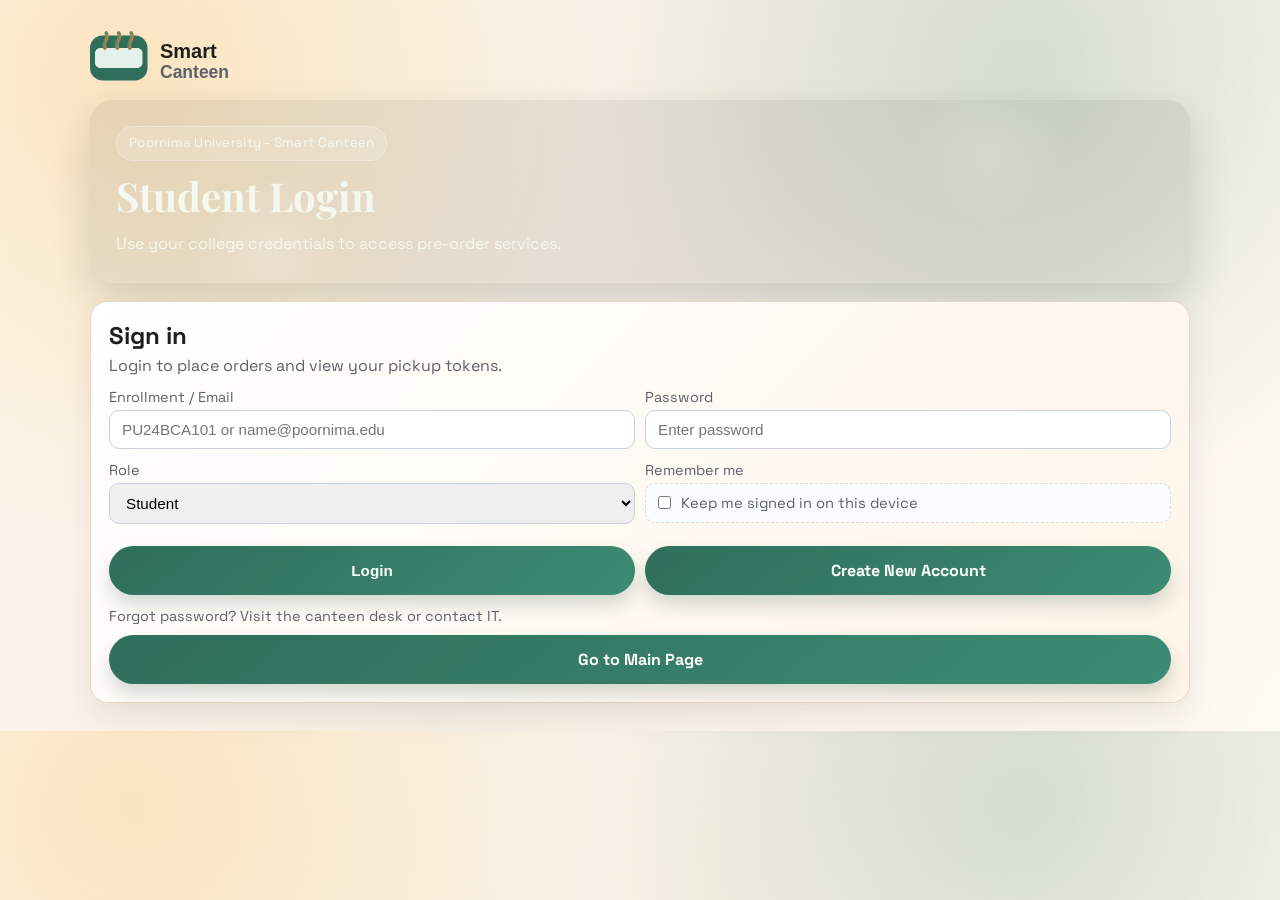
<file: login.html>
<!DOCTYPE html>
<html lang="en">
<head>
    <meta charset="UTF-8">
    <meta name="viewport" content="width=device-width, initial-scale=1.0">
    <title>Smart Canteen - Login</title>
    <!-- <base href="/smart-canteen/"> -->
    <link rel="stylesheet" href="style.css">
</head>
<body>
    <div class="topbar">
        <img src="logo.svg" alt="Smart Canteen logo" class="logo">
    </div>
    <main class="page">
        <header class="hero">
            <p class="badge">Poornima University - Smart Canteen</p>
            <h1>Student Login</h1>
            <p>Use your college credentials to access pre-order services.</p>
        </header>

        <section class="panel login-panel">
            <div class="panel-head">
                <h2>Sign in</h2>
                <p>Login to place orders and view your pickup tokens.</p>
            </div>
            <form id="loginForm" class="login-form">
                <div class="row">
                    <div class="field">
                        <label for="loginId">Enrollment / Email</label>
                        <input id="loginId" type="text" required placeholder="PU24BCA101 or name@poornima.edu">
                    </div>
                    <div class="field">
                        <label for="loginPassword">Password</label>
                        <input id="loginPassword" type="password" required placeholder="Enter password">
                    </div>
                </div>

                <div class="row">
                    <div class="field small">
                        <label for="role">Role</label>
                        <select id="role" required>
                            <option value="">Select role</option>
                            <option value="Student" selected>Student</option>
                            <option value="Faculty">Faculty</option>
                        </select>
                    </div>
                    <div class="field">
                        <label for="rememberMe">Remember me</label>
                        <div class="checkbox-wrap">
                            <input id="rememberMe" type="checkbox">
                            <span>Keep me signed in on this device</span>
                        </div>
                    </div>
                </div>

                <div class="row action-row">
                    <button type="submit" class="primary-btn">Login</button>
                    <a class="secondary-btn btn-link" href="signup.html">Create New Account</a>
                </div>
                <p class="login-help">Forgot password? Visit the canteen desk or contact IT.</p>
            </form>
            <div class="row action-row">
                <a class="secondary-btn btn-link" href="./index.html">Go to Main Page</a>
            </div>
        </section>
    </main>
    <script>
        const loginForm = document.getElementById("loginForm");

        loginForm.addEventListener("submit", (event) => {
            event.preventDefault();
            window.location.href = "smartcanteen.html";
        });
    </script>
</body>
</html>
</file>
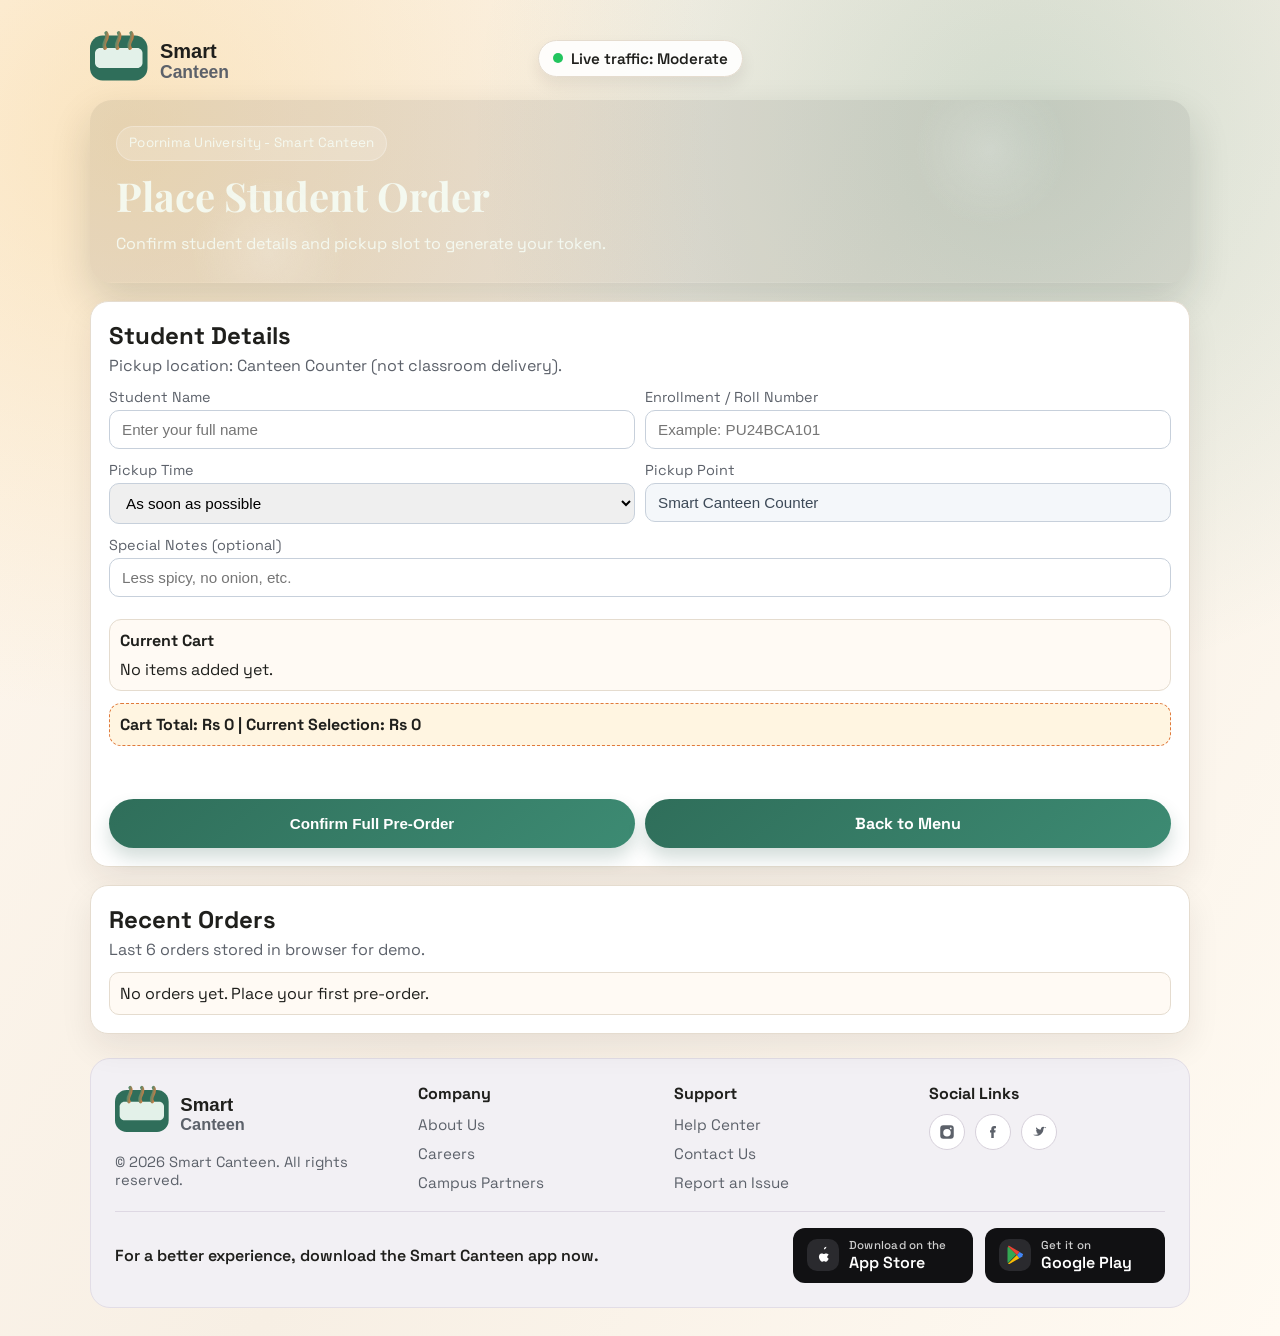
<file: order.html>
<!DOCTYPE html>
<html lang="en">
<head>
    <meta charset="UTF-8">
    <meta name="viewport" content="width=device-width, initial-scale=1.0">
    <title>Smart Canteen - Place Order</title>
    <!-- <base href="/smart-canteen/"> -->
    <link rel="stylesheet" href="style.css">
</head>
<body>
    <div class="topbar order-topbar">
        <img src="logo.svg" alt="Smart Canteen logo" class="logo">
        <div class="traffic-indicator" aria-live="polite">
            <span class="traffic-dot" aria-hidden="true"></span>
            Live traffic: Moderate
        </div>
        <div class="topbar-spacer" aria-hidden="true"></div>
    </div>
    <main class="page">
        <header class="hero">
            <p class="badge">Poornima University - Smart Canteen</p>
            <h1>Place Student Order</h1>
            <p>Confirm student details and pickup slot to generate your token.</p>
        </header>

        <section class="panel">
            <div class="panel-head">
                <h2>Student Details</h2>
                <p>Pickup location: Canteen Counter (not classroom delivery).</p>
            </div>

            <form id="orderForm" class="order-form">
                <div class="row">
                    <div class="field">
                        <label for="studentName">Student Name</label>
                        <input id="studentName" type="text" required placeholder="Enter your full name">
                    </div>
                    <div class="field">
                        <label for="enrollment">Enrollment / Roll Number</label>
                        <input id="enrollment" type="text" required placeholder="Example: PU24BCA101">
                    </div>
                </div>

                <div class="row">
                    <div class="field small">
                        <label for="pickupTime">Pickup Time</label>
                        <select id="pickupTime" required>
                            <option value="">Select pickup slot</option>
                            <option value="As soon as possible" selected>As soon as possible</option>
                            <option value="Next 10 minutes">Next 10 minutes</option>
                            <option value="Next 20 minutes">Next 20 minutes</option>
                            <option value="Lunch Break (12:30 PM - 1:00 PM)">Lunch Break (11:00 PM - 11:30 AM)</option>
                        </select>
                    </div>
                    <div class="field">
                        <label for="pickupPoint">Pickup Point</label>
                        <input id="pickupPoint" type="text" value="Smart Canteen Counter" readonly>
                    </div>
                </div>

                <div class="row">
                    <div class="field">
                        <label for="notes">Special Notes (optional)</label>
                        <input id="notes" type="text" placeholder="Less spicy, no onion, etc.">
                    </div>
                </div>

                <div class="cart-box">
                    <h3>Current Cart</h3>
                    <ul id="cartList" class="cart-list"></ul>
                </div>

                <div id="billBox" class="bill-box">Total: Rs 0</div>
                <p id="successMsg" class="success-msg" aria-live="polite"></p>

                <div class="row action-row">
                    <button type="submit" class="primary-btn">Confirm Full Pre-Order</button>
                    <a href="./index.html" class="secondary-btn btn-link">Back to Menu</a>
                </div>
            </form>
        </section>

        <section class="panel">
            <div class="panel-head">
                <h2>Recent Orders</h2>
                <p>Last 6 orders stored in browser for demo.</p>
            </div>
            <ul id="ordersList" class="orders-list"></ul>
        </section>
    </main>

    <footer class="site-footer">
        <div class="footer-grid">
            <div class="footer-brand">
                <img src="logo.svg" alt="Smart Canteen logo" class="footer-logo">
                <p class="footer-copy">© 2026 Smart Canteen. All rights reserved.</p>
            </div>

            <div class="footer-col">
                <h3>Company</h3>
                <ul>
                    <li><a href="#">About Us</a></li>
                    <li><a href="#">Careers</a></li>
                    <li><a href="#">Campus Partners</a></li>
                </ul>
            </div>

            <div class="footer-col">
                <h3>Support</h3>
                <ul>
                    <li><a href="#">Help Center</a></li>
                    <li><a href="#">Contact Us</a></li>
                    <li><a href="#">Report an Issue</a></li>
                </ul>
            </div>

            <div class="footer-col">
                <h3>Social Links</h3>
                <div class="social-links">
                    <a href="#" aria-label="Instagram" class="social-btn">
                        <svg viewBox="0 0 24 24" aria-hidden="true"><path d="M7 3h10a4 4 0 0 1 4 4v10a4 4 0 0 1-4 4H7a4 4 0 0 1-4-4V7a4 4 0 0 1 4-4zm5 5a5 5 0 1 0 .001 10.001A5 5 0 0 0 12 8zm6.2-.8a1.2 1.2 0 1 0-1.2 1.2 1.2 1.2 0 0 0 1.2-1.2z"/></svg>
                    </a>
                    <a href="#" aria-label="Facebook" class="social-btn">
                        <svg viewBox="0 0 24 24" aria-hidden="true"><path d="M13.5 9.5V8c0-.7.5-1 1.1-1h1.4V4.2c-.8-.1-1.6-.2-2.4-.2-2.4 0-3.9 1.5-3.9 4.1v1.4H8v3h1.7V20h3.3v-7.5H15l.5-3z"/></svg>
                    </a>
                    <a href="#" aria-label="Twitter" class="social-btn">
                        <svg viewBox="0 0 24 24" aria-hidden="true"><path d="M20.4 7.1c.6-.4 1-1 1.2-1.7-.6.3-1.2.5-1.9.6-.5-.6-1.3-1-2.2-1-1.7 0-3 1.4-3 3 0 .2 0 .5.1.7-2.5-.1-4.7-1.3-6.2-3.2-.3.5-.4 1-.4 1.6 0 1 .5 2 1.4 2.6-.5 0-1-.2-1.5-.4v.1c0 1.4 1 2.6 2.3 2.9-.3.1-.6.1-.9.1-.2 0-.4 0-.6-.1.4 1.2 1.5 2.1 2.9 2.1-1.1.9-2.4 1.3-3.8 1.3H4c1.4.9 3.1 1.4 4.9 1.4 5.8 0 9-4.9 9-9.1v-.4c.6-.4 1.1-.9 1.5-1.5z"/></svg>
                    </a>
                </div>
            </div>
        </div>

        <div class="footer-downloads">
            <p>For a better experience, download the Smart Canteen app now.</p>
            <div class="store-links">
                <a href="#" class="store-badge" aria-label="Download on the App Store">
                    <span class="badge-icon" aria-hidden="true">
                        <svg viewBox="0 0 24 24">
                            <path d="M16.7 13.1c0 2.4 2.1 3.2 2.1 3.3-.1.1-.3 1-1 2-.6.9-1.2 1.7-2.2 1.7s-1.3-.6-2.4-.6-1.5.6-2.4.6-1.5-.8-2.2-1.7c-1.2-1.6-2.2-4.6-0.9-6.6.7-1 1.8-1.6 3-1.6 1 0 1.9.7 2.4.7.5 0 1.5-.8 2.7-.7.5 0 2 .1 3 1.5-.1.1-1.8 1.1-1.8 3.4zM15.2 4.3c.5-.6.9-1.4.8-2.3-.7 0-1.6.5-2.1 1-.5.6-.9 1.4-.8 2.3.8.1 1.6-.4 2.1-1z"/>
                        </svg>
                    </span>
                    <span>
                        <small>Download on the</small>
                        App Store
                    </span>
                </a>
                <a href="#" class="store-badge" aria-label="Get it on Google Play">
                    <span class="badge-icon" aria-hidden="true">
                        <svg viewBox="0 0 24 24">
                            <path d="M3.6 2.5c-.4.4-.6 1-.6 1.8v15.4c0 .8.2 1.4.6 1.8l10-10-10-10z" fill="#34a853"/>
                            <path d="M14.3 12 3.6 22.5c.4.4 1 .6 1.8.3l11.9-6.9-3-3.9z" fill="#fbbc04"/>
                            <path d="M21 12.3c.9-.5.9-1.4 0-1.9l-3.6-2.1-3.1 3.8 3 3.9 3.7-2.1z" fill="#4285f4"/>
                            <path d="M17.4 8.2 5.4 1.2c-.7-.4-1.4-.2-1.8.3L14.3 12l3.1-3.8z" fill="#ea4335"/>
                        </svg>
                    </span>
                    <span>
                        <small>Get it on</small>
                        Google Play
                    </span>
                </a>
            </div>
        </div>
    </footer>

    <script src="script.js"></script>
</body>
</html>
</file>
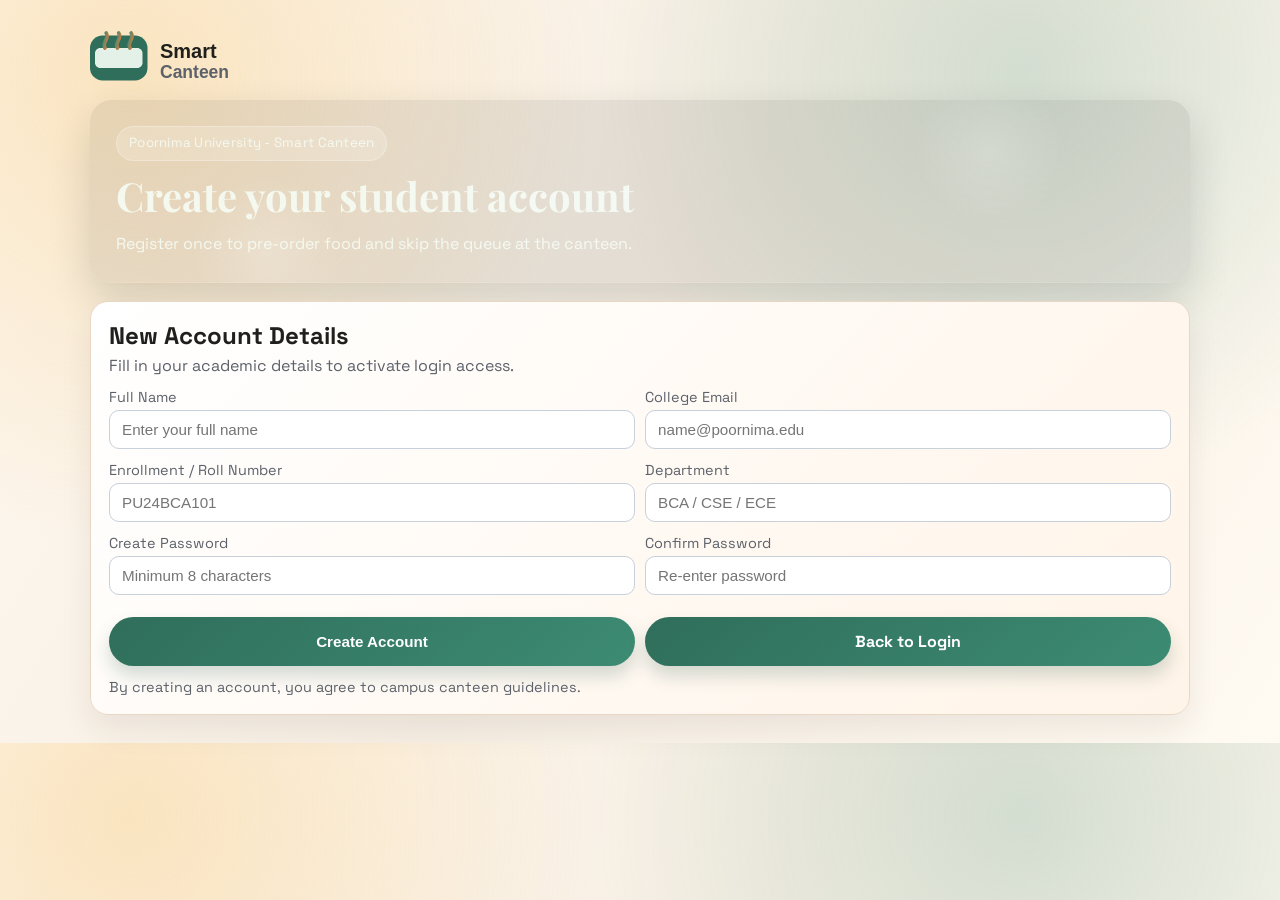
<file: signup.html>
<!DOCTYPE html>
<html lang="en">
<head>
    <meta charset="UTF-8">
    <meta name="viewport" content="width=device-width, initial-scale=1.0">
    <title>Smart Canteen - Create Account</title>
    <!-- <base href="/smart-canteen/"> -->
    <link rel="stylesheet" href="style.css">
</head>
<body>
    <div class="topbar">
        <img src="logo.svg" alt="Smart Canteen logo" class="logo">
    </div>
    <main class="page">
        <header class="hero">
            <p class="badge">Poornima University - Smart Canteen</p>
            <h1>Create your student account</h1>
            <p>Register once to pre-order food and skip the queue at the canteen.</p>
        </header>

        <section class="panel login-panel">
            <div class="panel-head">
                <h2>New Account Details</h2>
                <p>Fill in your academic details to activate login access.</p>
            </div>
            <form class="login-form">
                <div class="row">
                    <div class="field">
                        <label for="fullName">Full Name</label>
                        <input id="fullName" type="text" required placeholder="Enter your full name">
                    </div>
                    <div class="field">
                        <label for="email">College Email</label>
                        <input id="email" type="email" required placeholder="name@poornima.edu">
                    </div>
                </div>

                <div class="row">
                    <div class="field">
                        <label for="enroll">Enrollment / Roll Number</label>
                        <input id="enroll" type="text" required placeholder="PU24BCA101">
                    </div>
                    <div class="field">
                        <label for="department">Department</label>
                        <input id="department" type="text" required placeholder="BCA / CSE / ECE">
                    </div>
                </div>

                <div class="row">
                    <div class="field">
                        <label for="createPassword">Create Password</label>
                        <input id="createPassword" type="password" required placeholder="Minimum 8 characters">
                    </div>
                    <div class="field">
                        <label for="confirmPassword">Confirm Password</label>
                        <input id="confirmPassword" type="password" required placeholder="Re-enter password">
                    </div>
                </div>

                <div class="row action-row">
                    <button type="submit" class="primary-btn">Create Account</button>
                    <a class="secondary-btn btn-link" href="login.html">Back to Login</a>
                </div>
                <p class="login-help">By creating an account, you agree to campus canteen guidelines.</p>
            </form>
        </section>
    </main>
</body>
</html>
</file>
<file: style.css>
@import url("https://fonts.googleapis.com/css2?family=Space+Grotesk:wght@400;500;600;700&family=Playfair+Display:wght@600&display=swap");

:root {
    --bg: #fbf5ee;
    --surface: #ffffff;
    --text: #1f1f1c;
    --muted: #5c616a;
    --line: #e5dccf;
    --brand: #2f6e5a;
    --brand-2: #3d8b73;
    --accent: #e07a3c;
    --accent-2: #f3c26b;
    --ok: #166534;
    --shadow: 0 18px 40px rgba(24, 38, 31, 0.16);
}

* {
    box-sizing: border-box;
    margin: 0;
    padding: 0;
}

body {
    font-family: "Space Grotesk", "Segoe UI", Tahoma, Geneva, Verdana, sans-serif;
    color: var(--text);
    background:
        radial-gradient(circle at 10% 10%, rgba(243, 194, 107, 0.35) 0%, transparent 35%),
        radial-gradient(circle at 80% 10%, rgba(61, 139, 115, 0.2) 0%, transparent 35%),
        linear-gradient(120deg, #fff8ef 0%, #f7efe4 50%, #fffaf2 100%);
    padding: 28px;
}

.topbar {
    width: min(1100px, 100%);
    margin: 0 auto 12px;
    display: flex;
    align-items: center;
    justify-content: space-between;
    gap: 14px;
}

.order-topbar {
    display: grid;
    grid-template-columns: 1fr auto 1fr;
    align-items: center;
}

.logo {
    width: 150px;
    height: auto;
}

.traffic-indicator {
    display: inline-flex;
    align-items: center;
    gap: 8px;
    padding: 8px 14px;
    border-radius: 999px;
    border: 1px solid var(--line);
    background: rgba(255, 255, 255, 0.9);
    color: var(--text);
    font-weight: 600;
    font-size: 0.95rem;
    box-shadow: 0 8px 16px rgba(36, 31, 22, 0.08);
    justify-self: center;
}

.traffic-dot {
    width: 10px;
    height: 10px;
    border-radius: 50%;
    background: #22c55e;
    box-shadow: 0 0 0 0 rgba(34, 197, 94, 0.7);
    animation: trafficPulse 1.8s ease-out infinite;
}

.topbar-spacer {
    width: 150px;
    justify-self: end;
}

@keyframes trafficPulse {
    0% {
        box-shadow: 0 0 0 0 rgba(34, 197, 94, 0.7);
    }
    70% {
        box-shadow: 0 0 0 8px rgba(34, 197, 94, 0);
    }
    100% {
        box-shadow: 0 0 0 0 rgba(34, 197, 94, 0);
    }
}

.topbar-link {
    display: inline-flex;
    align-items: center;
    gap: 10px;
    padding: 10px 14px;
    border-radius: 999px;
    background: rgba(255, 255, 255, 0.9);
    color: var(--text);
    text-decoration: none;
    font-weight: 600;
    border: 1px solid var(--line);
    box-shadow: 0 8px 16px rgba(36, 31, 22, 0.08);
    transition: transform 0.2s ease, box-shadow 0.2s ease;
}

.topbar-link:hover {
    transform: translateY(-1px);
    box-shadow: 0 12px 22px rgba(36, 31, 22, 0.12);
}

.topbar-link-icon {
    width: 34px;
    height: 34px;
    display: grid;
    place-items: center;
    border-radius: 50%;
    background: linear-gradient(140deg, var(--brand), var(--brand-2));
    color: #fff;
}

.topbar-link-icon svg {
    width: 18px;
    height: 18px;
    fill: currentColor;
}

.page {
    width: min(1100px, 100%);
    margin: 0 auto;
    display: grid;
    gap: 18px;
}

.hero {
    position: relative;
    background:
        linear-gradient(0deg, rgba(0, 0, 0, 0.08), rgba(0, 0, 0, 0.08)),
        url("https://images.unsplash.com/photo-1509722747041-616f39b57569?auto=format&fit=crop&w=1600&q=80");
    background-size: cover;
    background-position: center;
    color: rgba(247, 255, 249, 0.82);
    border-radius: 22px;
    padding: 26px;
    box-shadow: var(--shadow);
    overflow: hidden;
}

.badge {
    display: inline-block;
    background: rgba(255, 255, 255, 0.16);
    border: 1px solid rgba(255, 255, 255, 0.28);
    border-radius: 999px;
    padding: 6px 12px;
    font-size: 0.84rem;
    margin-bottom: 8px;
    letter-spacing: 0.02em;
}

.hero h1 {
    font-family: "Playfair Display", "Space Grotesk", serif;
    font-size: clamp(1.7rem, 4vw, 2.5rem);
    margin-bottom: 10px;
}

.hero p {
    line-height: 1.55;
    max-width: 860px;
}

.hero-points {
    display: flex;
    flex-wrap: wrap;
    gap: 10px;
    margin-top: 14px;
}

.hero-actions {
    margin-top: 16px;
    max-width: 220px;
}

.hero-points span {
    background: rgba(255, 255, 255, 0.12);
    border: 1px solid rgba(255, 255, 255, 0.22);
    padding: 6px 10px;
    border-radius: 10px;
    font-size: 0.9rem;
}

.hero::before,
.hero::after {
    content: "";
    position: absolute;
    width: 180px;
    height: 180px;
    background: radial-gradient(circle, rgba(255, 255, 255, 0.4), transparent 60%);
    opacity: 0.5;
    border-radius: 50%;
    pointer-events: none;
}

.hero::before {
    top: -40px;
    right: 10%;
}

.hero::after {
    bottom: -60px;
    left: 8%;
}

.hero > * {
    position: relative;
    z-index: 1;
}

.panel {
    background: var(--surface);
    border-radius: 18px;
    border: 1px solid var(--line);
    padding: 18px;
    box-shadow: 0 14px 32px rgba(36, 31, 22, 0.08);
}

.panel-head h2 {
    margin-bottom: 4px;
}

.panel-head p {
    color: var(--muted);
    margin-bottom: 12px;
}

.menu-grid {
    display: grid;
    grid-template-columns: repeat(auto-fit, minmax(210px, 1fr));
    gap: 14px;
}

.menu-card {
    border: 1px solid var(--line);
    border-radius: 14px;
    overflow: hidden;
    background: #fff;
    display: grid;
    transition: transform 0.2s ease, box-shadow 0.2s ease;
}

.menu-card:hover {
    transform: translateY(-4px);
    box-shadow: 0 16px 30px rgba(36, 31, 22, 0.15);
}

.menu-card img {
    width: 100%;
    height: 140px;
    object-fit: cover;
    background: #eef2f5;
}

.menu-body {
    padding: 12px;
    display: grid;
    gap: 8px;
}

.menu-meta {
    display: flex;
    justify-content: space-between;
    align-items: center;
    gap: 8px;
}

.menu-cat {
    font-size: 0.78rem;
    color: #4d5768;
    background: #edf2f7;
    border-radius: 999px;
    padding: 3px 9px;
}

.menu-price {
    color: #b45309;
    font-weight: 700;
}

.pick-btn {
    border: none;
    border-radius: 9px;
    padding: 9px;
    font-weight: 600;
    background: linear-gradient(140deg, var(--brand), var(--brand-2));
    color: #fff;
    cursor: pointer;
    transition: transform 0.2s ease, box-shadow 0.2s ease;
}

.pick-btn:hover {
    transform: translateY(-1px);
    box-shadow: 0 8px 16px rgba(33, 87, 71, 0.25);
}

.order-form {
    display: grid;
    gap: 12px;
}

.login-panel {
    border: 1px solid #e9d7c6;
    background: linear-gradient(135deg, #ffffff, #fff4e8);
}

.login-form {
    display: grid;
    gap: 12px;
}

.checkbox-wrap {
    display: flex;
    align-items: center;
    gap: 10px;
    border: 1px dashed var(--line);
    border-radius: 10px;
    padding: 10px 12px;
    background: #f9fcff;
    color: var(--muted);
    font-size: 0.92rem;
}

.checkbox-wrap input {
    width: auto;
    accent-color: #0b7ec2;
}

.login-help {
    color: var(--muted);
    font-size: 0.9rem;
}

.row {
    display: grid;
    grid-template-columns: repeat(auto-fit, minmax(220px, 1fr));
    gap: 10px;
}

.field.small {
    min-width: 140px;
}

label {
    display: block;
    margin-bottom: 4px;
    font-size: 0.9rem;
    color: var(--muted);
}

input,
select,
button {
    width: 100%;
    border: 1px solid #c7d0db;
    border-radius: 10px;
    padding: 10px 12px;
    font-size: 0.95rem;
    transition: border-color 0.2s ease, box-shadow 0.2s ease;
}

input:focus,
select:focus {
    outline: 2px solid #97d5ff;
    border-color: #0b7ec2;
}

input[readonly] {
    background: #f4f7fa;
    color: #3d4a58;
}

.bill-box {
    border: 1px dashed var(--accent);
    border-radius: 12px;
    background: #fff5e1;
    padding: 10px;
    font-weight: 700;
}

.primary-btn,
.secondary-btn {
    border: none;
    border-radius: 999px;
    padding: 14px 18px;
    font-weight: 700;
    cursor: pointer;
    transition: transform 0.2s ease;
    box-shadow: 0 10px 18px rgba(33, 87, 71, 0.2);
}

.primary-btn {
    background: linear-gradient(140deg, var(--brand), var(--brand-2));
    color: #fff;
}

.secondary-btn {
    background: linear-gradient(140deg, var(--brand), var(--brand-2));
    color: #fff;
}

.primary-btn:hover,
.secondary-btn:hover {
    transform: translateY(-1px);
}

.proceed-btn {
    padding: 14px 18px;
    font-size: 1.05rem;
}

.success-msg {
    color: var(--ok);
    font-weight: 700;
    min-height: 1.2rem;
}

.orders-list {
    list-style: none;
    display: grid;
    gap: 8px;
}

.orders-list li {
    border: 1px solid var(--line);
    background: #fffaf4;
    border-radius: 10px;
    padding: 10px;
}

@media (max-width: 680px) {
    body {
        padding: 12px;
    }

    .hero,
    .panel {
        padding: 14px;
    }

    .menu-card img {
        height: 120px;
    }
}

.action-row {
    grid-template-columns: repeat(auto-fit, minmax(220px, 1fr));
    margin-top: 10px;
}


.btn-link {
    display: flex;
    align-items: center;
    justify-content: center;
    text-align: center;
    text-decoration: none;
}

.cart-box {
    margin-top: 10px;
    border: 1px solid var(--line);
    border-radius: 12px;
    background: #fffaf4;
    padding: 10px;
}

.cart-box h3 {
    font-size: 1rem;
    margin-bottom: 8px;
}

.cart-list {
    list-style: none;
    display: grid;
    gap: 8px;
}

.cart-item {
    border: 1px solid var(--line);
    border-radius: 10px;
    background: #ffffff;
    padding: 8px 10px;
    display: flex;
    justify-content: space-between;
    align-items: center;
    gap: 8px;
}

.site-footer {
    width: min(1100px, 100%);
    margin: 24px auto 0;
    background: #f2f0f4;
    border-radius: 20px;
    padding: 24px;
    border: 1px solid #e2dde6;
}

.footer-grid {
    display: grid;
    grid-template-columns: 1.2fr repeat(3, minmax(160px, 1fr));
    gap: 20px;
}

.footer-brand {
    display: grid;
    gap: 10px;
}

.footer-logo {
    width: 140px;
    height: auto;
}

.footer-copy {
    color: var(--muted);
    font-size: 0.92rem;
}

.footer-col h3 {
    font-size: 1rem;
    margin-bottom: 10px;
}

.footer-col ul {
    list-style: none;
    display: grid;
    gap: 8px;
}

.footer-col a {
    text-decoration: none;
    color: var(--muted);
    font-size: 0.95rem;
}

.footer-col a:hover {
    color: var(--text);
}

.social-links {
    display: flex;
    gap: 10px;
}

.social-btn {
    width: 36px;
    height: 36px;
    border-radius: 50%;
    border: 1px solid #d7d1db;
    display: grid;
    place-items: center;
    background: #ffffff;
    color: #2d2a32;
    transition: transform 0.2s ease, box-shadow 0.2s ease;
}

.social-btn svg {
    width: 18px;
    height: 18px;
    fill: currentColor;
}

.social-btn:hover {
    transform: translateY(-1px);
    box-shadow: 0 8px 16px rgba(30, 30, 30, 0.12);
}

.footer-downloads {
    margin-top: 18px;
    padding-top: 16px;
    border-top: 1px solid #ded8e3;
    display: flex;
    flex-wrap: wrap;
    align-items: center;
    justify-content: space-between;
    gap: 12px;
}

.footer-downloads p {
    font-weight: 600;
}

.store-links {
    display: flex;
    gap: 12px;
    flex-wrap: wrap;
}

.store-badge {
    display: inline-flex;
    align-items: center;
    gap: 10px;
    padding: 10px 14px;
    border-radius: 12px;
    background: #111113;
    color: #ffffff;
    text-decoration: none;
    font-weight: 600;
    min-width: 180px;
}

.store-badge small {
    display: block;
    font-size: 0.72rem;
    opacity: 0.8;
    font-weight: 500;
    letter-spacing: 0.02em;
}

.badge-icon {
    width: 32px;
    height: 32px;
    border-radius: 10px;
    background: #2a2a2e;
    display: grid;
    place-items: center;
    font-weight: 700;
    color: #ffffff;
}

.badge-icon svg {
    width: 20px;
    height: 20px;
    display: block;
    fill: currentColor;
}

@media (max-width: 860px) {
    .footer-grid {
        grid-template-columns: 1fr 1fr;
    }
}

@media (max-width: 600px) {
    .footer-grid {
        grid-template-columns: 1fr;
    }

    .footer-downloads {
        align-items: flex-start;
    }
}

.remove-btn {
    width: auto;
    border: none;
    border-radius: 8px;
    padding: 6px 10px;
    font-size: 0.8rem;
    background: #ef4444;
    color: #fff;
    cursor: pointer;
}

.panel,
.hero,
.menu-card {
    animation: riseIn 0.5s ease both;
}

@keyframes riseIn {
    from {
        opacity: 0;
        transform: translateY(10px);
    }
    to {
        opacity: 1;
        transform: translateY(0);
    }
}
</file>
